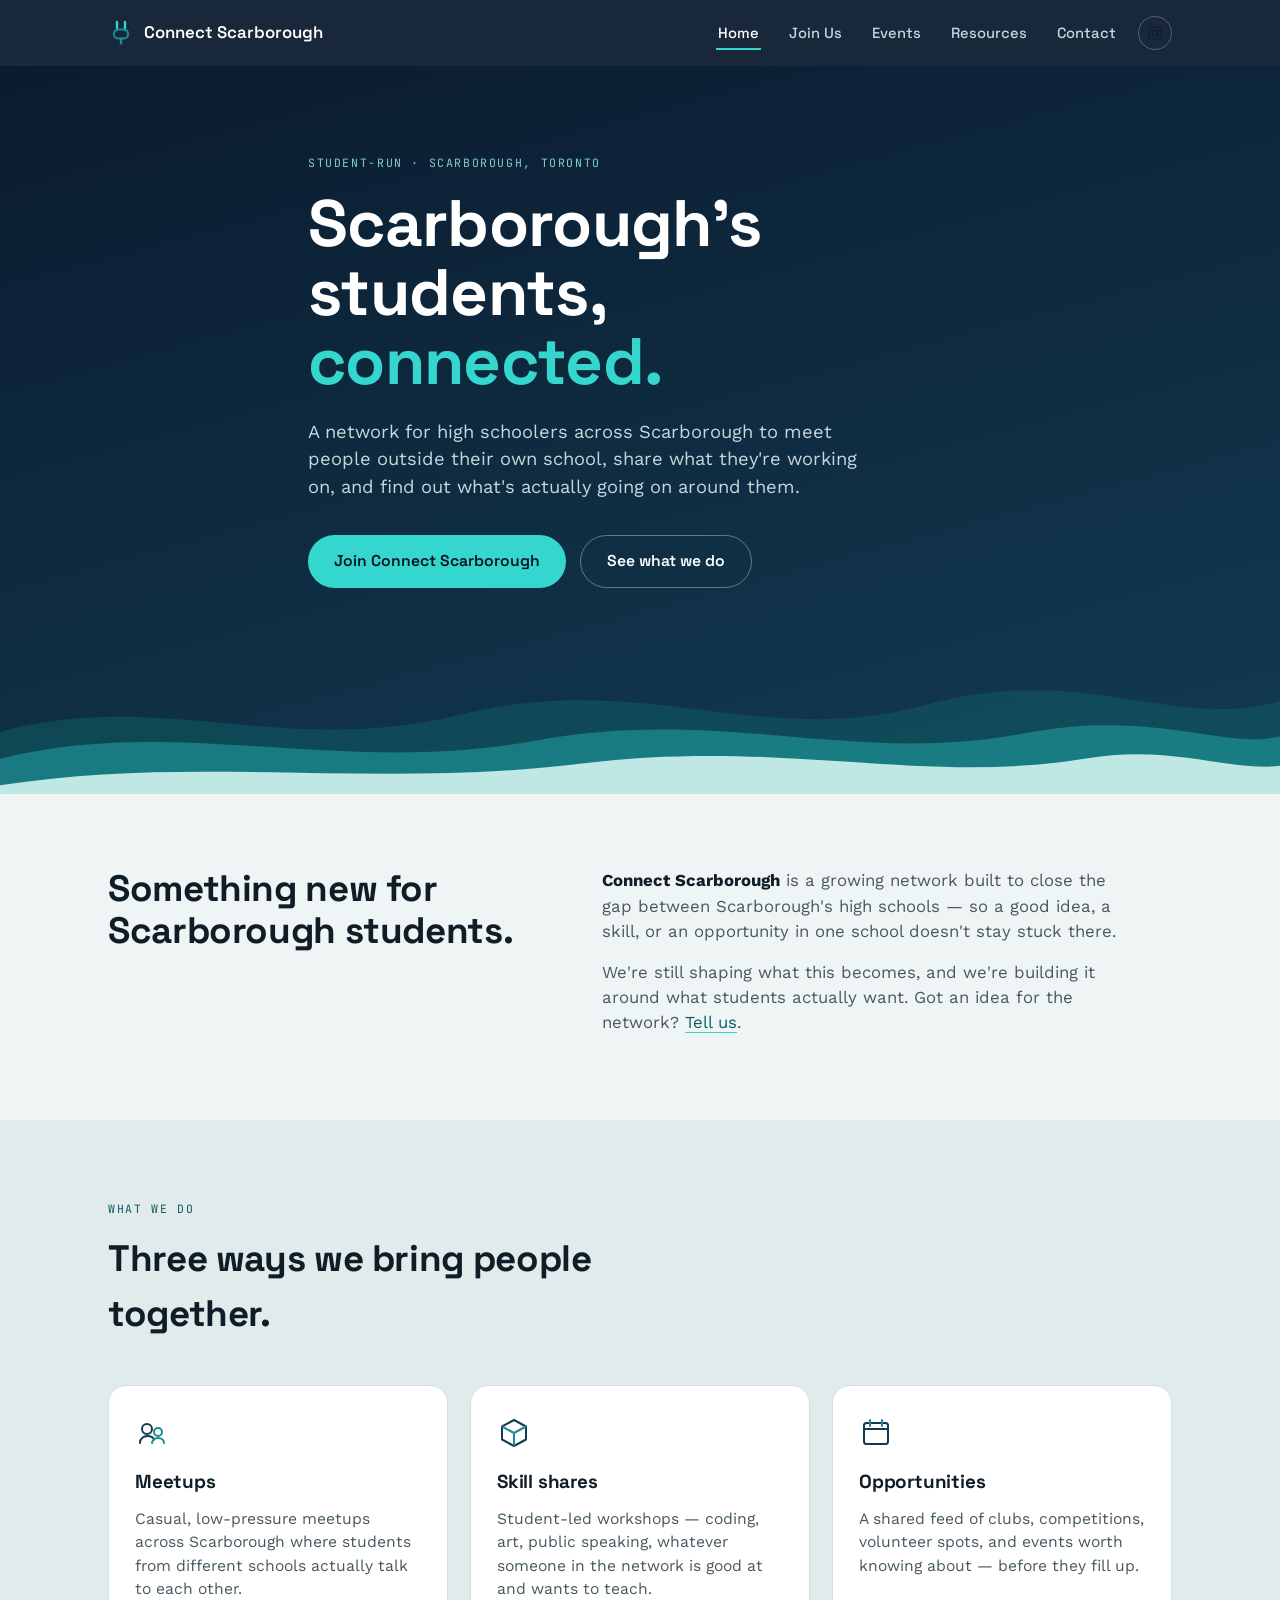
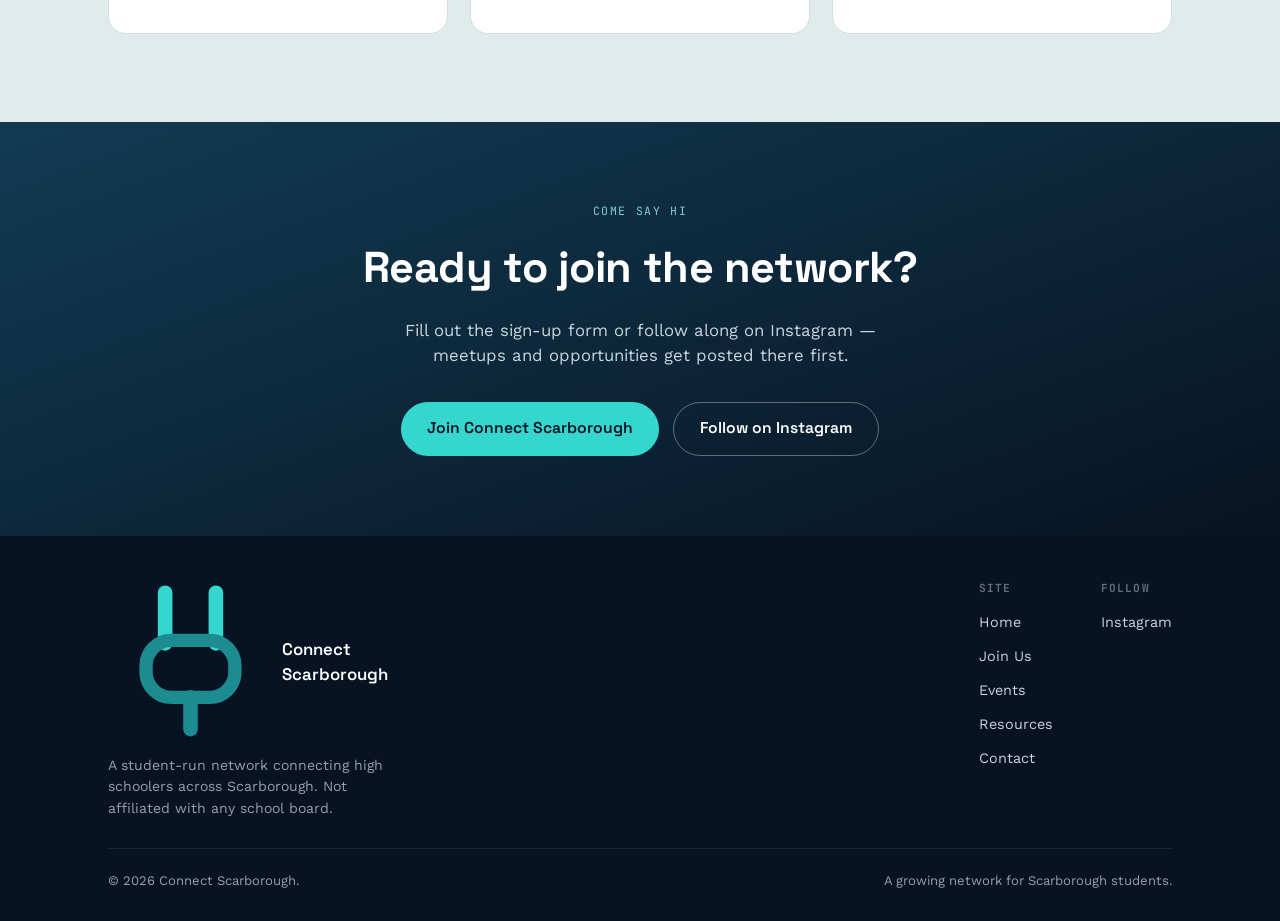
<file: index.html>
<!DOCTYPE html>
<html lang="en">
<head>
<meta charset="UTF-8">
<meta name="viewport" content="width=device-width, initial-scale=1.0">
<title>Connect Scarborough — A network for Scarborough high schoolers</title>
<meta name="description" content="A student-run network connecting high schoolers across Scarborough through meetups, skill shares, and shared opportunities.">
<link rel="preconnect" href="https://fonts.googleapis.com">
<link rel="preconnect" href="https://fonts.gstatic.com" crossorigin>
<link href="https://fonts.googleapis.com/css2?family=Space+Grotesk:wght@400;500;600;700&family=Work+Sans:wght@400;500;600&family=JetBrains+Mono:wght@400;500&display=swap" rel="stylesheet">
<link rel="stylesheet" href="styles.css">
</head>
<body>

<header>
  <nav class="wrap">
    <a class="logo" href="index.html">
      <svg viewBox="0 0 26 26" fill="none" xmlns="http://www.w3.org/2000/svg">
        <path d="M9 2v8" stroke="#35D6CE" stroke-width="2.3" stroke-linecap="round"/>
        <path d="M17 2v8" stroke="#35D6CE" stroke-width="2.3" stroke-linecap="round"/>
        <rect x="6" y="9.5" width="14" height="9" rx="4" stroke="#1C8C90" stroke-width="2.1"/>
        <path d="M13 18.5v5" stroke="#1C8C90" stroke-width="2.3" stroke-linecap="round"/>
      </svg>
      Connect Scarborough
    </a>
    <button class="nav-toggle" aria-label="Toggle menu" aria-expanded="false">
      <svg viewBox="0 0 24 24" fill="none" xmlns="http://www.w3.org/2000/svg"><path d="M3 6h18M3 12h18M3 18h18" stroke="currentColor" stroke-width="2" stroke-linecap="round"/></svg>
    </button>
    <ul class="nav-links">
      <li><a href="index.html" class="active">Home</a></li>
      <li><a href="join.html">Join Us</a></li>
      <li><a href="events.html">Events</a></li>
      <li><a href="resources.html">Resources</a></li>
      <li><a href="contact.html">Contact</a></li>
    </ul>
    <div class="nav-social">
      <a href="https://www.instagram.com/connectscarborough/" target="_blank" rel="noopener" aria-label="Connect Scarborough on Instagram">
        <svg viewBox="0 0 24 24" fill="none" xmlns="http://www.w3.org/2000/svg"><rect x="3" y="3" width="18" height="18" rx="5" stroke="currentColor" stroke-width="1.8"/><circle cx="12" cy="12" r="4" stroke="currentColor" stroke-width="1.8"/><circle cx="17.2" cy="6.8" r="1.1" fill="currentColor"/></svg>
      </a>
    </div>
  </nav>
</header>

<section class="hero">
  <div class="wrap hero-inner">
    <p class="eyebrow" style="color:#7FCFCB;">Student-run · Scarborough, Toronto</p>
    <h1>Scarborough's students, <span class="accent">connected.</span></h1>
    <p class="lede">A network for high schoolers across Scarborough to meet people outside their own school, share what they're working on, and find out what's actually going on around them.</p>
    <div class="hero-ctas">
      <a class="btn btn-primary" href="join.html">Join Connect Scarborough</a>
      <a class="btn btn-ghost" href="#offer">See what we do</a>
    </div>
  </div>
  <svg class="shoreline" viewBox="0 0 1440 160" preserveAspectRatio="none" xmlns="http://www.w3.org/2000/svg" role="presentation" aria-hidden="true">
    <path d="M0,90 C180,40 320,120 520,70 C720,20 860,110 1040,60 C1220,10 1320,90 1440,55 L1440,160 L0,160 Z" fill="#0F5C63" opacity="0.55"/>
    <path d="M0,120 C200,70 380,140 600,100 C820,60 960,130 1160,90 C1300,65 1380,110 1440,95 L1440,160 L0,160 Z" fill="#1C8C90" opacity="0.75"/>
    <path d="M0,150 C220,115 420,155 660,125 C880,98 1040,150 1220,120 C1320,103 1380,135 1440,128 L1440,160 L0,160 Z" fill="#BFE8E4"/>
  </svg>
</section>

<section class="about">
  <div class="wrap">
    <h2>Something new for<br>Scarborough students.</h2>
    <div class="about-copy">
      <p><strong>Connect Scarborough</strong> is a growing network built to close the gap between Scarborough's high schools — so a good idea, a skill, or an opportunity in one school doesn't stay stuck there.</p>
      <p>We're still shaping what this becomes, and we're building it around what students actually want. Got an idea for the network? <a href="contact.html" style="color:var(--teal-deep); border-bottom:1.5px solid var(--teal-bright);">Tell us</a>.</p>
    </div>
  </div>
</section>

<section class="section-block alt" id="offer">
  <div class="wrap">
    <div class="section-head">
      <p class="eyebrow">What we do</p>
      <h2>Three ways we bring people together.</h2>
    </div>
    <div class="cards">
      <div class="card">
        <svg viewBox="0 0 34 34" fill="none" xmlns="http://www.w3.org/2000/svg"><circle cx="12" cy="13" r="5" stroke="#123B52" stroke-width="2"/><circle cx="23" cy="16" r="4" stroke="#1C8C90" stroke-width="2"/><path d="M5 27c0-4.4 3.6-7 7.5-7 3 0 5.5 1.2 6.8 3.4" stroke="#123B52" stroke-width="2" stroke-linecap="round"/><path d="M17 27c.4-3 3-5 6-5 3.3 0 6 2 6 5" stroke="#1C8C90" stroke-width="2" stroke-linecap="round"/></svg>
        <h3>Meetups</h3>
        <p>Casual, low-pressure meetups across Scarborough where students from different schools actually talk to each other.</p>
      </div>
      <div class="card">
        <svg viewBox="0 0 34 34" fill="none" xmlns="http://www.w3.org/2000/svg"><path d="M17 4L29 10.5V23.5L17 30L5 23.5V10.5L17 4Z" stroke="#123B52" stroke-width="2" stroke-linejoin="round"/><path d="M17 17L29 10.5M17 17L5 10.5M17 17V30" stroke="#1C8C90" stroke-width="2" stroke-linejoin="round"/></svg>
        <h3>Skill shares</h3>
        <p>Student-led workshops — coding, art, public speaking, whatever someone in the network is good at and wants to teach.</p>
      </div>
      <div class="card">
        <svg viewBox="0 0 34 34" fill="none" xmlns="http://www.w3.org/2000/svg"><rect x="5" y="7" width="24" height="21" rx="2.5" stroke="#123B52" stroke-width="2"/><path d="M5 13h24" stroke="#123B52" stroke-width="2"/><path d="M11 4v6M23 4v6" stroke="#1C8C90" stroke-width="2" stroke-linecap="round"/></svg>
        <h3>Opportunities</h3>
        <p>A shared feed of clubs, competitions, volunteer spots, and events worth knowing about — before they fill up.</p>
      </div>
    </div>
  </div>
</section>

<section class="join-band">
  <div class="wrap">
    <p class="eyebrow" style="color:#7FCFCB;">Come say hi</p>
    <h2>Ready to join the network?</h2>
    <p class="lede">Fill out the sign-up form or follow along on Instagram — meetups and opportunities get posted there first.</p>
    <div class="join-band-btns">
      <a class="btn btn-primary" href="join.html">Join Connect Scarborough</a>
      <a class="btn btn-ghost" href="https://www.instagram.com/connectscarborough/" target="_blank" rel="noopener">Follow on Instagram</a>
    </div>
  </div>
</section>

<footer>
  <div class="wrap">
    <div class="footer-top">
      <div class="footer-brand">
        <div class="fname">
          <svg viewBox="0 0 26 26" fill="none" xmlns="http://www.w3.org/2000/svg">
        <path d="M9 2v8" stroke="#35D6CE" stroke-width="2.3" stroke-linecap="round"/>
        <path d="M17 2v8" stroke="#35D6CE" stroke-width="2.3" stroke-linecap="round"/>
        <rect x="6" y="9.5" width="14" height="9" rx="4" stroke="#1C8C90" stroke-width="2.1"/>
        <path d="M13 18.5v5" stroke="#1C8C90" stroke-width="2.3" stroke-linecap="round"/>
      </svg>
          Connect Scarborough
        </div>
        <p>A student-run network connecting high schoolers across Scarborough. Not affiliated with any school board.</p>
      </div>
      <div class="footer-links">
        <div>
          <h4>Site</h4>
          <ul>
            <li><a href="index.html">Home</a></li>
            <li><a href="join.html">Join Us</a></li>
            <li><a href="events.html">Events</a></li>
            <li><a href="resources.html">Resources</a></li>
            <li><a href="contact.html">Contact</a></li>
          </ul>
        </div>
        <div>
          <h4>Follow</h4>
          <ul>
            <li><a href="https://www.instagram.com/connectscarborough/" target="_blank" rel="noopener">Instagram</a></li>
          </ul>
        </div>
      </div>
    </div>
    <div class="footer-bottom">
      <span>© 2026 Connect Scarborough.</span>
      <span>A growing network for Scarborough students.</span>
    </div>
  </div>
</footer>

<script src="script.js"></script>
</body>
</html>
</file>
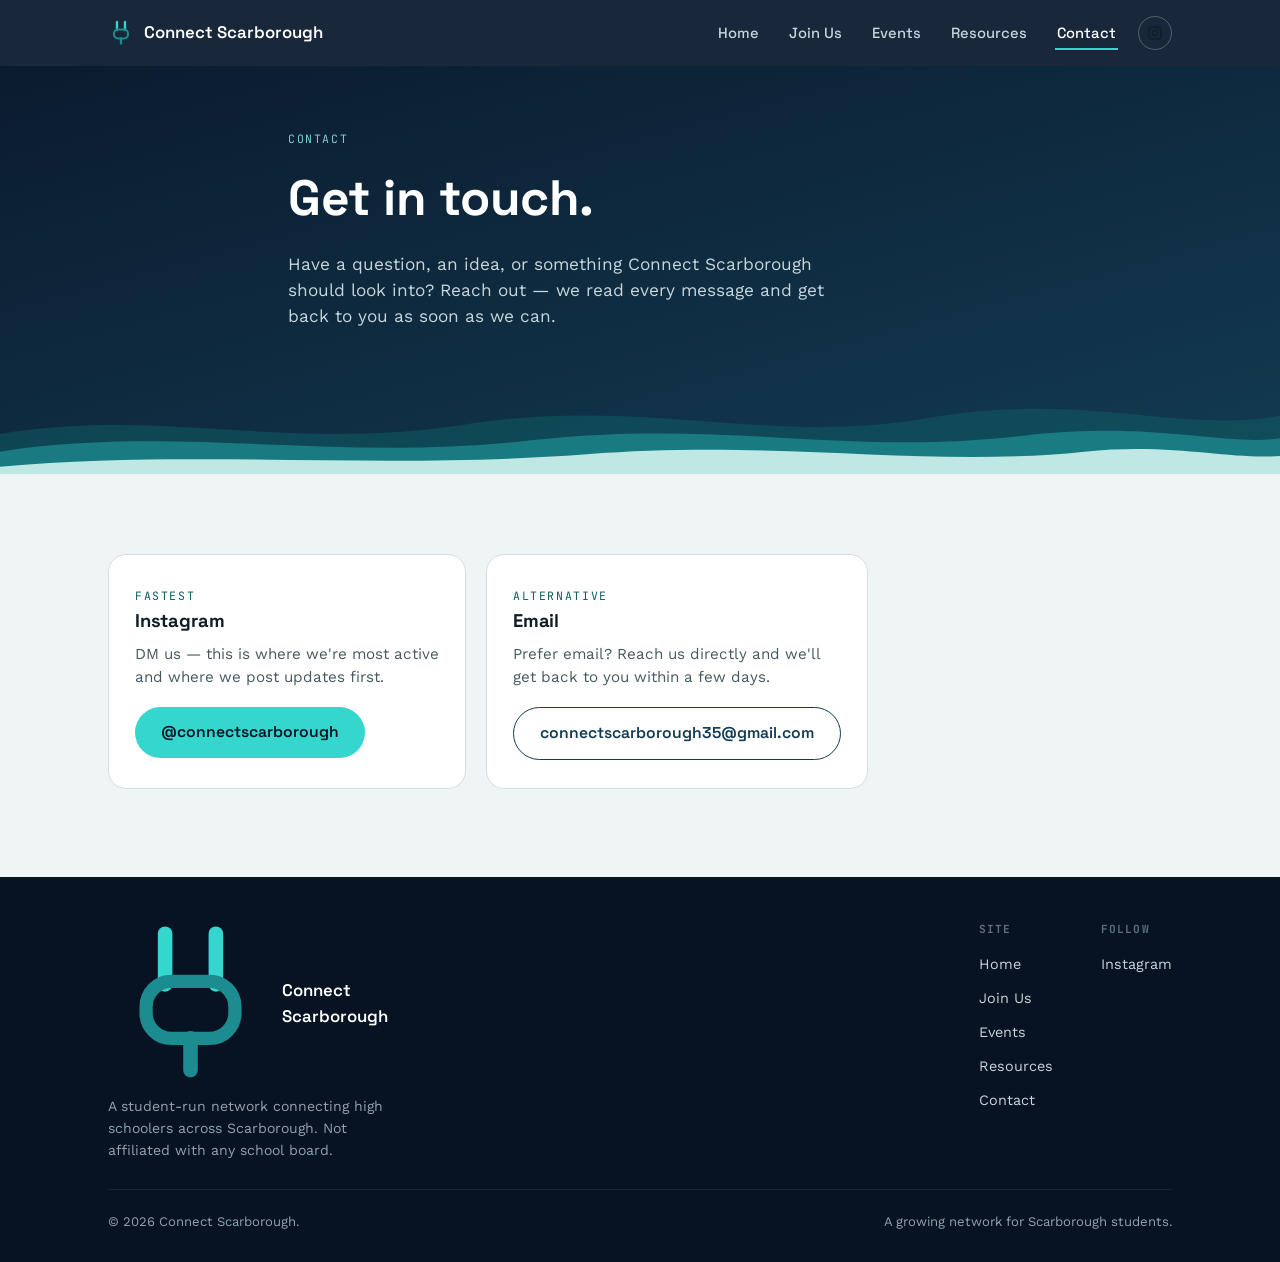
<file: contact.html>
<!DOCTYPE html>
<html lang="en">
<head>
<meta charset="UTF-8">
<meta name="viewport" content="width=device-width, initial-scale=1.0">
<title>Contact | Connect Scarborough</title>
<meta name="description" content="Get in touch with Connect Scarborough.">
<link rel="preconnect" href="https://fonts.googleapis.com">
<link rel="preconnect" href="https://fonts.gstatic.com" crossorigin>
<link href="https://fonts.googleapis.com/css2?family=Space+Grotesk:wght@400;500;600;700&family=Work+Sans:wght@400;500;600&family=JetBrains+Mono:wght@400;500&display=swap" rel="stylesheet">
<link rel="stylesheet" href="styles.css">
</head>
<body>

<header>
  <nav class="wrap">
    <a class="logo" href="index.html">
      <svg viewBox="0 0 26 26" fill="none" xmlns="http://www.w3.org/2000/svg">
        <path d="M9 2v8" stroke="#35D6CE" stroke-width="2.3" stroke-linecap="round"/>
        <path d="M17 2v8" stroke="#35D6CE" stroke-width="2.3" stroke-linecap="round"/>
        <rect x="6" y="9.5" width="14" height="9" rx="4" stroke="#1C8C90" stroke-width="2.1"/>
        <path d="M13 18.5v5" stroke="#1C8C90" stroke-width="2.3" stroke-linecap="round"/>
      </svg>
      Connect Scarborough
    </a>
    <button class="nav-toggle" aria-label="Toggle menu" aria-expanded="false">
      <svg viewBox="0 0 24 24" fill="none" xmlns="http://www.w3.org/2000/svg"><path d="M3 6h18M3 12h18M3 18h18" stroke="currentColor" stroke-width="2" stroke-linecap="round"/></svg>
    </button>
    <ul class="nav-links">
      <li><a href="index.html">Home</a></li>
      <li><a href="join.html">Join Us</a></li>
      <li><a href="events.html">Events</a></li>
      <li><a href="resources.html">Resources</a></li>
      <li><a href="contact.html" class="active">Contact</a></li>
    </ul>
    <div class="nav-social">
      <a href="https://www.instagram.com/connectscarborough/" target="_blank" rel="noopener" aria-label="Connect Scarborough on Instagram">
        <svg viewBox="0 0 24 24" fill="none" xmlns="http://www.w3.org/2000/svg"><rect x="3" y="3" width="18" height="18" rx="5" stroke="currentColor" stroke-width="1.8"/><circle cx="12" cy="12" r="4" stroke="currentColor" stroke-width="1.8"/><circle cx="17.2" cy="6.8" r="1.1" fill="currentColor"/></svg>
      </a>
    </div>
  </nav>
</header>

<section class="page-header">
  <div class="wrap">
    <p class="eyebrow" style="color:#7FCFCB;">Contact</p>
    <h1>Get in touch.</h1>
    <p class="lede">Have a question, an idea, or something Connect Scarborough should look into? Reach out — we read every message and get back to you as soon as we can.</p>
  </div>
  <svg class="shoreline" viewBox="0 0 1440 100" preserveAspectRatio="none" xmlns="http://www.w3.org/2000/svg" role="presentation" aria-hidden="true">
    <path d="M0,55 C180,25 320,75 520,45 C720,12 860,68 1040,38 C1220,6 1320,55 1440,35 L1440,100 L0,100 Z" fill="#0F5C63" opacity="0.55"/>
    <path d="M0,75 C200,44 380,88 600,62 C820,38 960,82 1160,56 C1300,41 1380,69 1440,60 L1440,100 L0,100 Z" fill="#1C8C90" opacity="0.75"/>
    <path d="M0,92 C220,72 420,96 660,78 C880,61 1040,94 1220,75 C1320,65 1380,84 1440,80 L1440,100 L0,100 Z" fill="#BFE8E4"/>
  </svg>
</section>

<section class="section-block">
  <div class="wrap">
    <div class="contact-grid">
      <div class="contact-card">
        <span class="eyebrow">Fastest</span>
        <h3>Instagram</h3>
        <p>DM us — this is where we're most active and where we post updates first.</p>
        <a class="btn btn-primary" href="https://www.instagram.com/connectscarborough/" target="_blank" rel="noopener">@connectscarborough</a>
      </div>
      <div class="contact-card">
        <span class="eyebrow">Alternative</span>
        <h3>Email</h3>
        <p>Prefer email? Reach us directly and we'll get back to you within a few days.</p>
        <a class="btn btn-outline-dark" href="mailto:connectscarborough35@gmail.com">connectscarborough35@gmail.com</a>
      </div>
    </div>
  </div>
</section>

<footer>
  <div class="wrap">
    <div class="footer-top">
      <div class="footer-brand">
        <div class="fname">
          <svg viewBox="0 0 26 26" fill="none" xmlns="http://www.w3.org/2000/svg">
        <path d="M9 2v8" stroke="#35D6CE" stroke-width="2.3" stroke-linecap="round"/>
        <path d="M17 2v8" stroke="#35D6CE" stroke-width="2.3" stroke-linecap="round"/>
        <rect x="6" y="9.5" width="14" height="9" rx="4" stroke="#1C8C90" stroke-width="2.1"/>
        <path d="M13 18.5v5" stroke="#1C8C90" stroke-width="2.3" stroke-linecap="round"/>
      </svg>
          Connect Scarborough
        </div>
        <p>A student-run network connecting high schoolers across Scarborough. Not affiliated with any school board.</p>
      </div>
      <div class="footer-links">
        <div>
          <h4>Site</h4>
          <ul>
            <li><a href="index.html">Home</a></li>
            <li><a href="join.html">Join Us</a></li>
            <li><a href="events.html">Events</a></li>
            <li><a href="resources.html">Resources</a></li>
            <li><a href="contact.html">Contact</a></li>
          </ul>
        </div>
        <div>
          <h4>Follow</h4>
          <ul>
            <li><a href="https://www.instagram.com/connectscarborough/" target="_blank" rel="noopener">Instagram</a></li>
          </ul>
        </div>
      </div>
    </div>
    <div class="footer-bottom">
      <span>© 2026 Connect Scarborough.</span>
      <span>A growing network for Scarborough students.</span>
    </div>
  </div>
</footer>

<script src="script.js"></script>
</body>
</html>
</file>
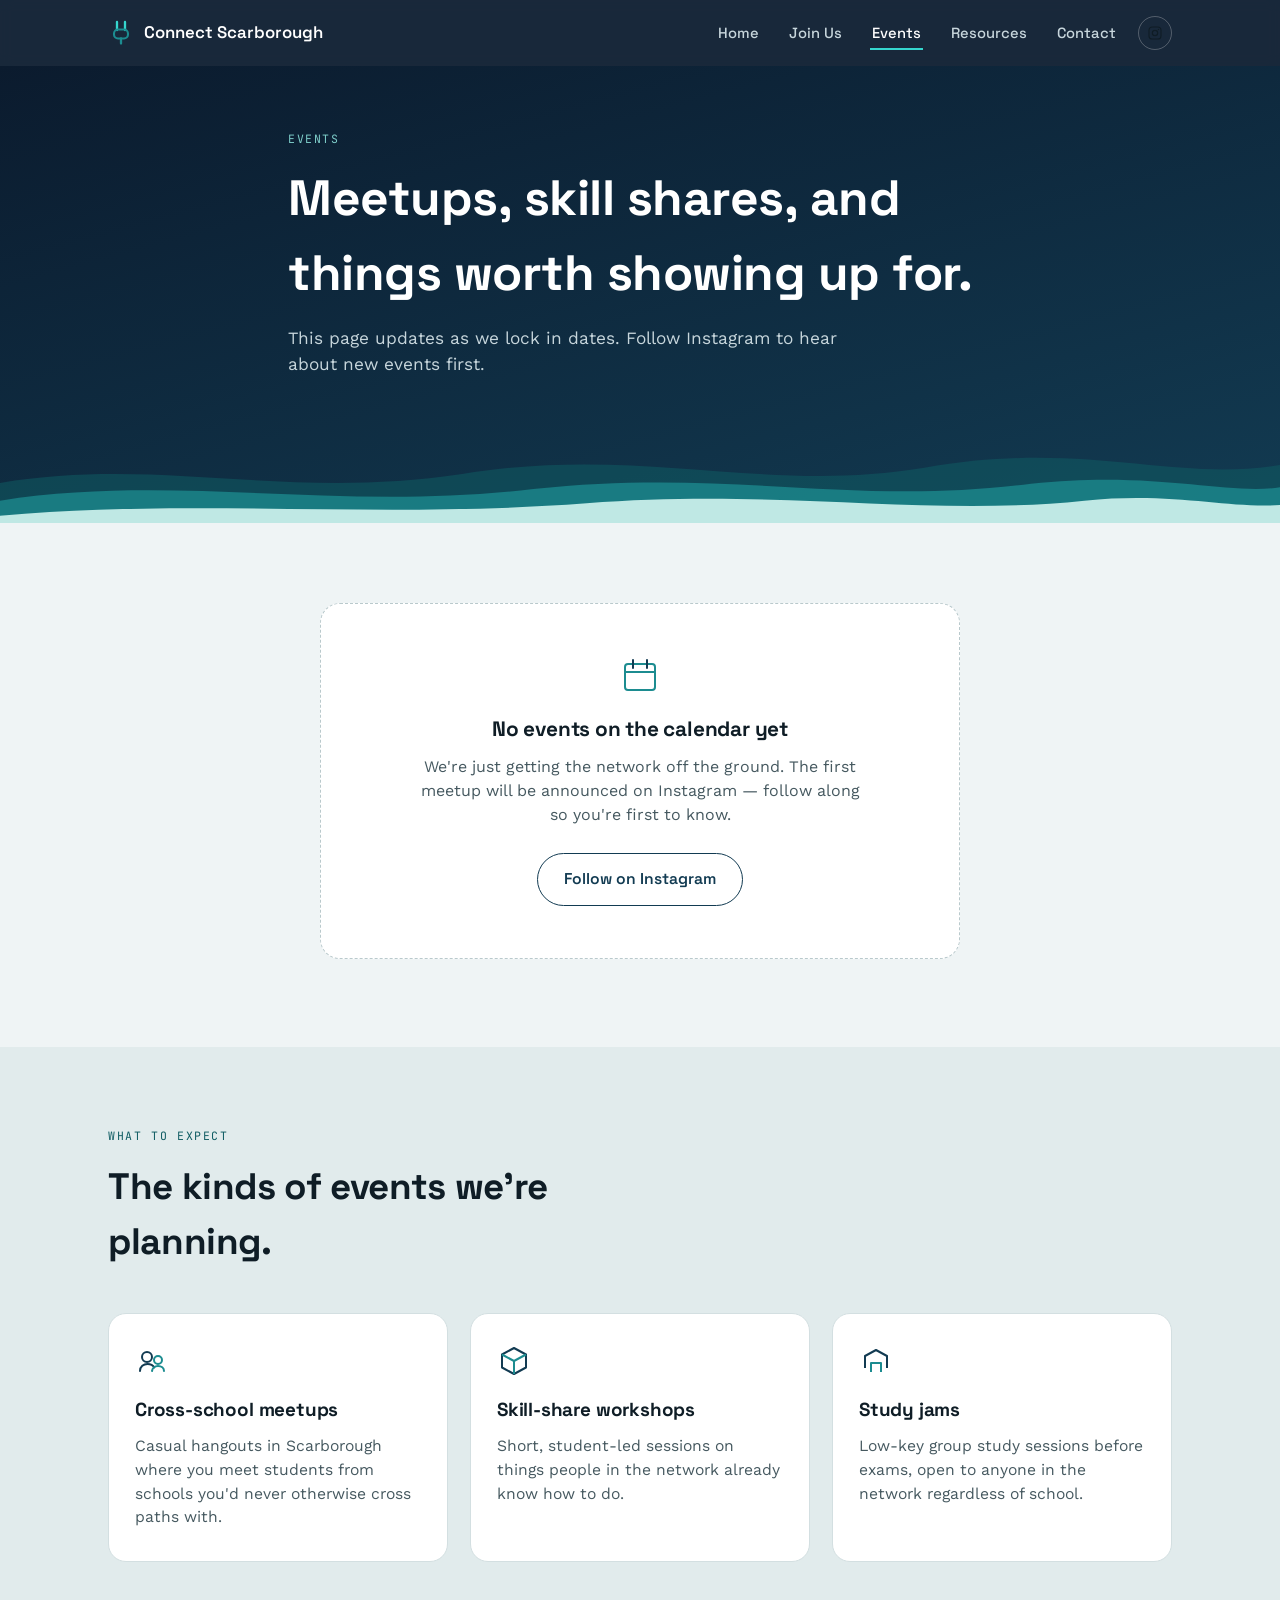
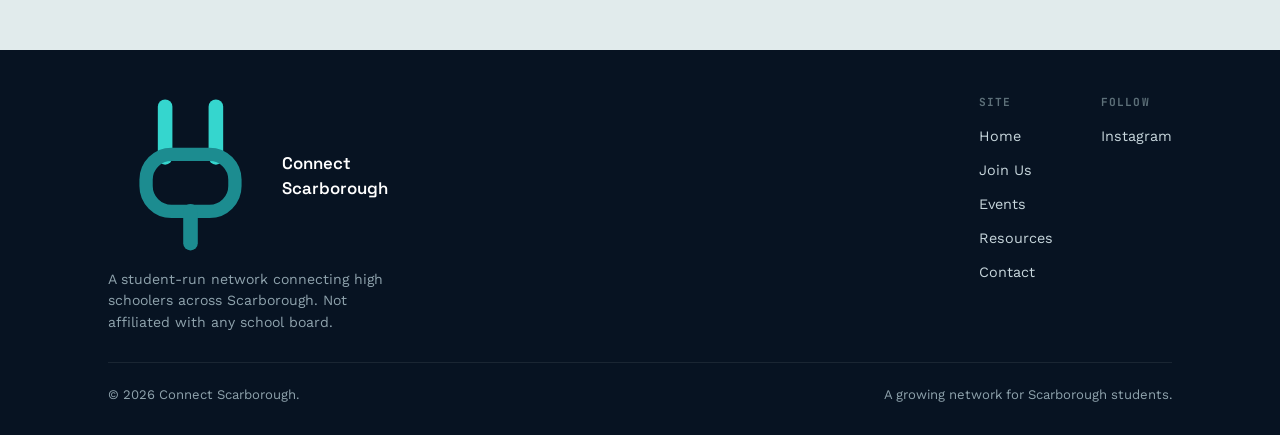
<file: events.html>
<!DOCTYPE html>
<html lang="en">
<head>
<meta charset="UTF-8">
<meta name="viewport" content="width=device-width, initial-scale=1.0">
<title>Events | Connect Scarborough</title>
<meta name="description" content="Upcoming meetups, skill shares, and events from Connect Scarborough.">
<link rel="preconnect" href="https://fonts.googleapis.com">
<link rel="preconnect" href="https://fonts.gstatic.com" crossorigin>
<link href="https://fonts.googleapis.com/css2?family=Space+Grotesk:wght@400;500;600;700&family=Work+Sans:wght@400;500;600&family=JetBrains+Mono:wght@400;500&display=swap" rel="stylesheet">
<link rel="stylesheet" href="styles.css">
</head>
<body>

<header>
  <nav class="wrap">
    <a class="logo" href="index.html">
      <svg viewBox="0 0 26 26" fill="none" xmlns="http://www.w3.org/2000/svg">
        <path d="M9 2v8" stroke="#35D6CE" stroke-width="2.3" stroke-linecap="round"/>
        <path d="M17 2v8" stroke="#35D6CE" stroke-width="2.3" stroke-linecap="round"/>
        <rect x="6" y="9.5" width="14" height="9" rx="4" stroke="#1C8C90" stroke-width="2.1"/>
        <path d="M13 18.5v5" stroke="#1C8C90" stroke-width="2.3" stroke-linecap="round"/>
      </svg>
      Connect Scarborough
    </a>
    <button class="nav-toggle" aria-label="Toggle menu" aria-expanded="false">
      <svg viewBox="0 0 24 24" fill="none" xmlns="http://www.w3.org/2000/svg"><path d="M3 6h18M3 12h18M3 18h18" stroke="currentColor" stroke-width="2" stroke-linecap="round"/></svg>
    </button>
    <ul class="nav-links">
      <li><a href="index.html">Home</a></li>
      <li><a href="join.html">Join Us</a></li>
      <li><a href="events.html" class="active">Events</a></li>
      <li><a href="resources.html">Resources</a></li>
      <li><a href="contact.html">Contact</a></li>
    </ul>
    <div class="nav-social">
      <a href="https://www.instagram.com/connectscarborough/" target="_blank" rel="noopener" aria-label="Connect Scarborough on Instagram">
        <svg viewBox="0 0 24 24" fill="none" xmlns="http://www.w3.org/2000/svg"><rect x="3" y="3" width="18" height="18" rx="5" stroke="currentColor" stroke-width="1.8"/><circle cx="12" cy="12" r="4" stroke="currentColor" stroke-width="1.8"/><circle cx="17.2" cy="6.8" r="1.1" fill="currentColor"/></svg>
      </a>
    </div>
  </nav>
</header>

<section class="page-header">
  <div class="wrap">
    <p class="eyebrow" style="color:#7FCFCB;">Events</p>
    <h1>Meetups, skill shares, and things worth showing up for.</h1>
    <p class="lede">This page updates as we lock in dates. Follow Instagram to hear about new events first.</p>
  </div>
  <svg class="shoreline" viewBox="0 0 1440 100" preserveAspectRatio="none" xmlns="http://www.w3.org/2000/svg" role="presentation" aria-hidden="true">
    <path d="M0,55 C180,25 320,75 520,45 C720,12 860,68 1040,38 C1220,6 1320,55 1440,35 L1440,100 L0,100 Z" fill="#0F5C63" opacity="0.55"/>
    <path d="M0,75 C200,44 380,88 600,62 C820,38 960,82 1160,56 C1300,41 1380,69 1440,60 L1440,100 L0,100 Z" fill="#1C8C90" opacity="0.75"/>
    <path d="M0,92 C220,72 420,96 660,78 C880,61 1040,94 1220,75 C1320,65 1380,84 1440,80 L1440,100 L0,100 Z" fill="#BFE8E4"/>
  </svg>
</section>

<section class="section-block">
  <div class="wrap">
    <div class="empty-state">
      <svg viewBox="0 0 40 40" fill="none" xmlns="http://www.w3.org/2000/svg"><rect x="5" y="8" width="30" height="26" rx="3" stroke="#1C8C90" stroke-width="2"/><path d="M5 16h30" stroke="#1C8C90" stroke-width="2"/><path d="M13 4v8M27 4v8" stroke="#123B52" stroke-width="2" stroke-linecap="round"/></svg>
      <h3>No events on the calendar yet</h3>
      <p>We're just getting the network off the ground. The first meetup will be announced on Instagram — follow along so you're first to know.</p>
      <a class="btn btn-outline-dark" href="https://www.instagram.com/connectscarborough/" target="_blank" rel="noopener">Follow on Instagram</a>
    </div>
  </div>
</section>

<section class="section-block alt">
  <div class="wrap">
    <div class="section-head">
      <p class="eyebrow">What to expect</p>
      <h2>The kinds of events we're planning.</h2>
    </div>
    <div class="cards">
      <div class="card">
        <svg viewBox="0 0 34 34" fill="none" xmlns="http://www.w3.org/2000/svg"><circle cx="12" cy="13" r="5" stroke="#123B52" stroke-width="2"/><circle cx="23" cy="16" r="4" stroke="#1C8C90" stroke-width="2"/><path d="M5 27c0-4.4 3.6-7 7.5-7 3 0 5.5 1.2 6.8 3.4" stroke="#123B52" stroke-width="2" stroke-linecap="round"/><path d="M17 27c.4-3 3-5 6-5 3.3 0 6 2 6 5" stroke="#1C8C90" stroke-width="2" stroke-linecap="round"/></svg>
        <h3>Cross-school meetups</h3>
        <p>Casual hangouts in Scarborough where you meet students from schools you'd never otherwise cross paths with.</p>
      </div>
      <div class="card">
        <svg viewBox="0 0 34 34" fill="none" xmlns="http://www.w3.org/2000/svg"><path d="M17 4L29 10.5V23.5L17 30L5 23.5V10.5L17 4Z" stroke="#123B52" stroke-width="2" stroke-linejoin="round"/><path d="M17 17L29 10.5M17 17L5 10.5M17 17V30" stroke="#1C8C90" stroke-width="2" stroke-linejoin="round"/></svg>
        <h3>Skill-share workshops</h3>
        <p>Short, student-led sessions on things people in the network already know how to do.</p>
      </div>
      <div class="card">
        <svg viewBox="0 0 34 34" fill="none" xmlns="http://www.w3.org/2000/svg"><path d="M6 24V12l11-6 11 6v12" stroke="#123B52" stroke-width="2" stroke-linejoin="round"/><path d="M12 28v-9h10v9" stroke="#1C8C90" stroke-width="2" stroke-linejoin="round"/></svg>
        <h3>Study jams</h3>
        <p>Low-key group study sessions before exams, open to anyone in the network regardless of school.</p>
      </div>
    </div>
  </div>
</section>

<footer>
  <div class="wrap">
    <div class="footer-top">
      <div class="footer-brand">
        <div class="fname">
          <svg viewBox="0 0 26 26" fill="none" xmlns="http://www.w3.org/2000/svg">
        <path d="M9 2v8" stroke="#35D6CE" stroke-width="2.3" stroke-linecap="round"/>
        <path d="M17 2v8" stroke="#35D6CE" stroke-width="2.3" stroke-linecap="round"/>
        <rect x="6" y="9.5" width="14" height="9" rx="4" stroke="#1C8C90" stroke-width="2.1"/>
        <path d="M13 18.5v5" stroke="#1C8C90" stroke-width="2.3" stroke-linecap="round"/>
      </svg>
          Connect Scarborough
        </div>
        <p>A student-run network connecting high schoolers across Scarborough. Not affiliated with any school board.</p>
      </div>
      <div class="footer-links">
        <div>
          <h4>Site</h4>
          <ul>
            <li><a href="index.html">Home</a></li>
            <li><a href="join.html">Join Us</a></li>
            <li><a href="events.html">Events</a></li>
            <li><a href="resources.html">Resources</a></li>
            <li><a href="contact.html">Contact</a></li>
          </ul>
        </div>
        <div>
          <h4>Follow</h4>
          <ul>
            <li><a href="https://www.instagram.com/connectscarborough/" target="_blank" rel="noopener">Instagram</a></li>
          </ul>
        </div>
      </div>
    </div>
    <div class="footer-bottom">
      <span>© 2026 Connect Scarborough.</span>
      <span>A growing network for Scarborough students.</span>
    </div>
  </div>
</footer>

<script src="script.js"></script>
</body>
</html>
</file>
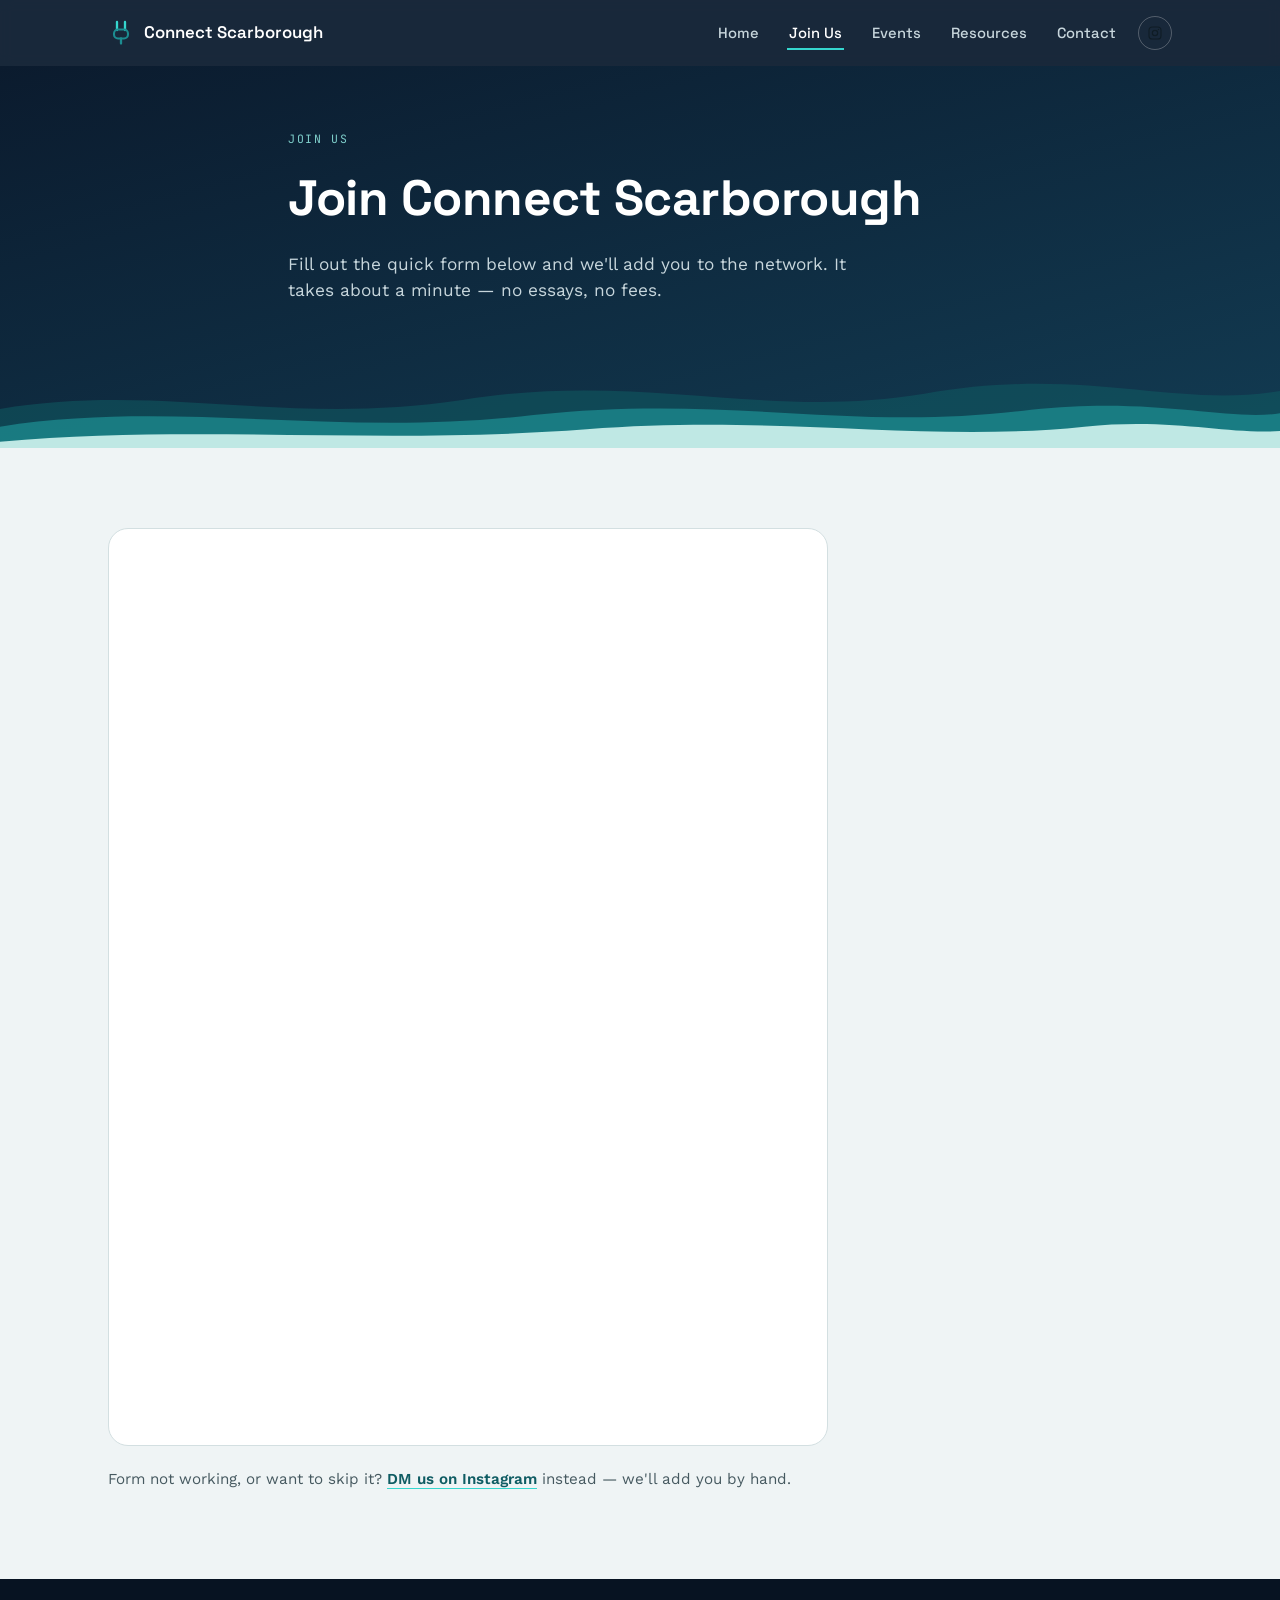
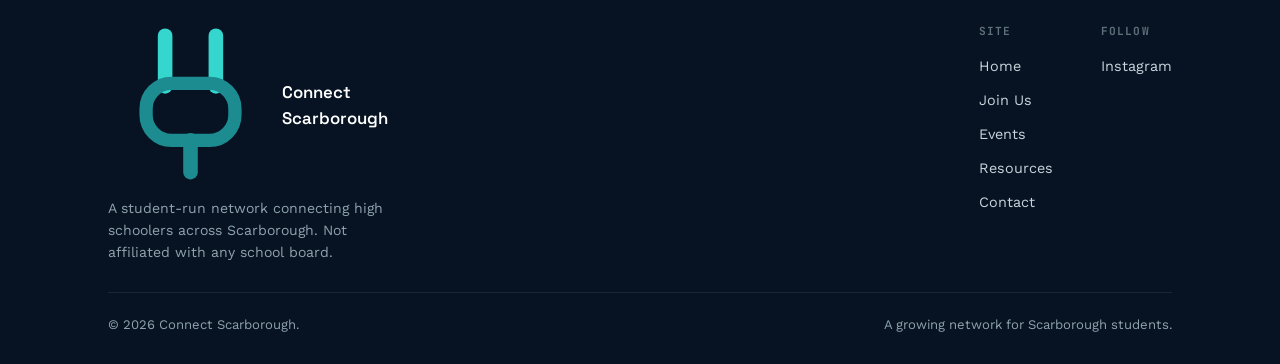
<file: join.html>
<!DOCTYPE html>
<html lang="en">
<head>
<meta charset="UTF-8">
<meta name="viewport" content="width=device-width, initial-scale=1.0">
<title>Join Us | Connect Scarborough</title>
<meta name="description" content="Sign up to join Connect Scarborough, a student-run network for Scarborough high schoolers.">
<link rel="preconnect" href="https://fonts.googleapis.com">
<link rel="preconnect" href="https://fonts.gstatic.com" crossorigin>
<link href="https://fonts.googleapis.com/css2?family=Space+Grotesk:wght@400;500;600;700&family=Work+Sans:wght@400;500;600&family=JetBrains+Mono:wght@400;500&display=swap" rel="stylesheet">
<link rel="stylesheet" href="styles.css">
</head>
<body>

<header>
  <nav class="wrap">
    <a class="logo" href="index.html">
      <svg viewBox="0 0 26 26" fill="none" xmlns="http://www.w3.org/2000/svg">
        <path d="M9 2v8" stroke="#35D6CE" stroke-width="2.3" stroke-linecap="round"/>
        <path d="M17 2v8" stroke="#35D6CE" stroke-width="2.3" stroke-linecap="round"/>
        <rect x="6" y="9.5" width="14" height="9" rx="4" stroke="#1C8C90" stroke-width="2.1"/>
        <path d="M13 18.5v5" stroke="#1C8C90" stroke-width="2.3" stroke-linecap="round"/>
      </svg>
      Connect Scarborough
    </a>
    <button class="nav-toggle" aria-label="Toggle menu" aria-expanded="false">
      <svg viewBox="0 0 24 24" fill="none" xmlns="http://www.w3.org/2000/svg"><path d="M3 6h18M3 12h18M3 18h18" stroke="currentColor" stroke-width="2" stroke-linecap="round"/></svg>
    </button>
    <ul class="nav-links">
      <li><a href="index.html">Home</a></li>
      <li><a href="join.html" class="active">Join Us</a></li>
      <li><a href="events.html">Events</a></li>
      <li><a href="resources.html">Resources</a></li>
      <li><a href="contact.html">Contact</a></li>
    </ul>
    <div class="nav-social">
      <a href="https://www.instagram.com/connectscarborough/" target="_blank" rel="noopener" aria-label="Connect Scarborough on Instagram">
        <svg viewBox="0 0 24 24" fill="none" xmlns="http://www.w3.org/2000/svg"><rect x="3" y="3" width="18" height="18" rx="5" stroke="currentColor" stroke-width="1.8"/><circle cx="12" cy="12" r="4" stroke="currentColor" stroke-width="1.8"/><circle cx="17.2" cy="6.8" r="1.1" fill="currentColor"/></svg>
      </a>
    </div>
  </nav>
</header>

<section class="page-header">
  <div class="wrap">
    <p class="eyebrow" style="color:#7FCFCB;">Join Us</p>
    <h1>Join Connect Scarborough</h1>
    <p class="lede">Fill out the quick form below and we'll add you to the network. It takes about a minute — no essays, no fees.</p>
  </div>
  <svg class="shoreline" viewBox="0 0 1440 100" preserveAspectRatio="none" xmlns="http://www.w3.org/2000/svg" role="presentation" aria-hidden="true">
    <path d="M0,55 C180,25 320,75 520,45 C720,12 860,68 1040,38 C1220,6 1320,55 1440,35 L1440,100 L0,100 Z" fill="#0F5C63" opacity="0.55"/>
    <path d="M0,75 C200,44 380,88 600,62 C820,38 960,82 1160,56 C1300,41 1380,69 1440,60 L1440,100 L0,100 Z" fill="#1C8C90" opacity="0.75"/>
    <path d="M0,92 C220,72 420,96 660,78 C880,61 1040,94 1220,75 C1320,65 1380,84 1440,80 L1440,100 L0,100 Z" fill="#BFE8E4"/>
  </svg>
</section>

<section class="section-block">
  <div class="wrap">
    <div class="form-card">
      <div class="form-embed">
        <iframe src="https://docs.google.com/forms/d/e/1FAIpQLSci43a6DpYN00WiRVpv_H-TODkeTdoDkCGjqVXGkfrOHp-s9Q/viewform?embedded=true" title="Connect Scarborough sign-up form">Loading…</iframe>
      </div>
    </div>
    <p class="form-alt">Form not working, or want to skip it? <a href="https://www.instagram.com/connectscarborough/" target="_blank" rel="noopener">DM us on Instagram</a> instead — we'll add you by hand.</p>
  </div>
</section>

<footer>
  <div class="wrap">
    <div class="footer-top">
      <div class="footer-brand">
        <div class="fname">
          <svg viewBox="0 0 26 26" fill="none" xmlns="http://www.w3.org/2000/svg">
        <path d="M9 2v8" stroke="#35D6CE" stroke-width="2.3" stroke-linecap="round"/>
        <path d="M17 2v8" stroke="#35D6CE" stroke-width="2.3" stroke-linecap="round"/>
        <rect x="6" y="9.5" width="14" height="9" rx="4" stroke="#1C8C90" stroke-width="2.1"/>
        <path d="M13 18.5v5" stroke="#1C8C90" stroke-width="2.3" stroke-linecap="round"/>
      </svg>
          Connect Scarborough
        </div>
        <p>A student-run network connecting high schoolers across Scarborough. Not affiliated with any school board.</p>
      </div>
      <div class="footer-links">
        <div>
          <h4>Site</h4>
          <ul>
            <li><a href="index.html">Home</a></li>
            <li><a href="join.html">Join Us</a></li>
            <li><a href="events.html">Events</a></li>
            <li><a href="resources.html">Resources</a></li>
            <li><a href="contact.html">Contact</a></li>
          </ul>
        </div>
        <div>
          <h4>Follow</h4>
          <ul>
            <li><a href="https://www.instagram.com/connectscarborough/" target="_blank" rel="noopener">Instagram</a></li>
          </ul>
        </div>
      </div>
    </div>
    <div class="footer-bottom">
      <span>© 2026 Connect Scarborough.</span>
      <span>A growing network for Scarborough students.</span>
    </div>
  </div>
</footer>

<script src="script.js"></script>
</body>
</html>
</file>
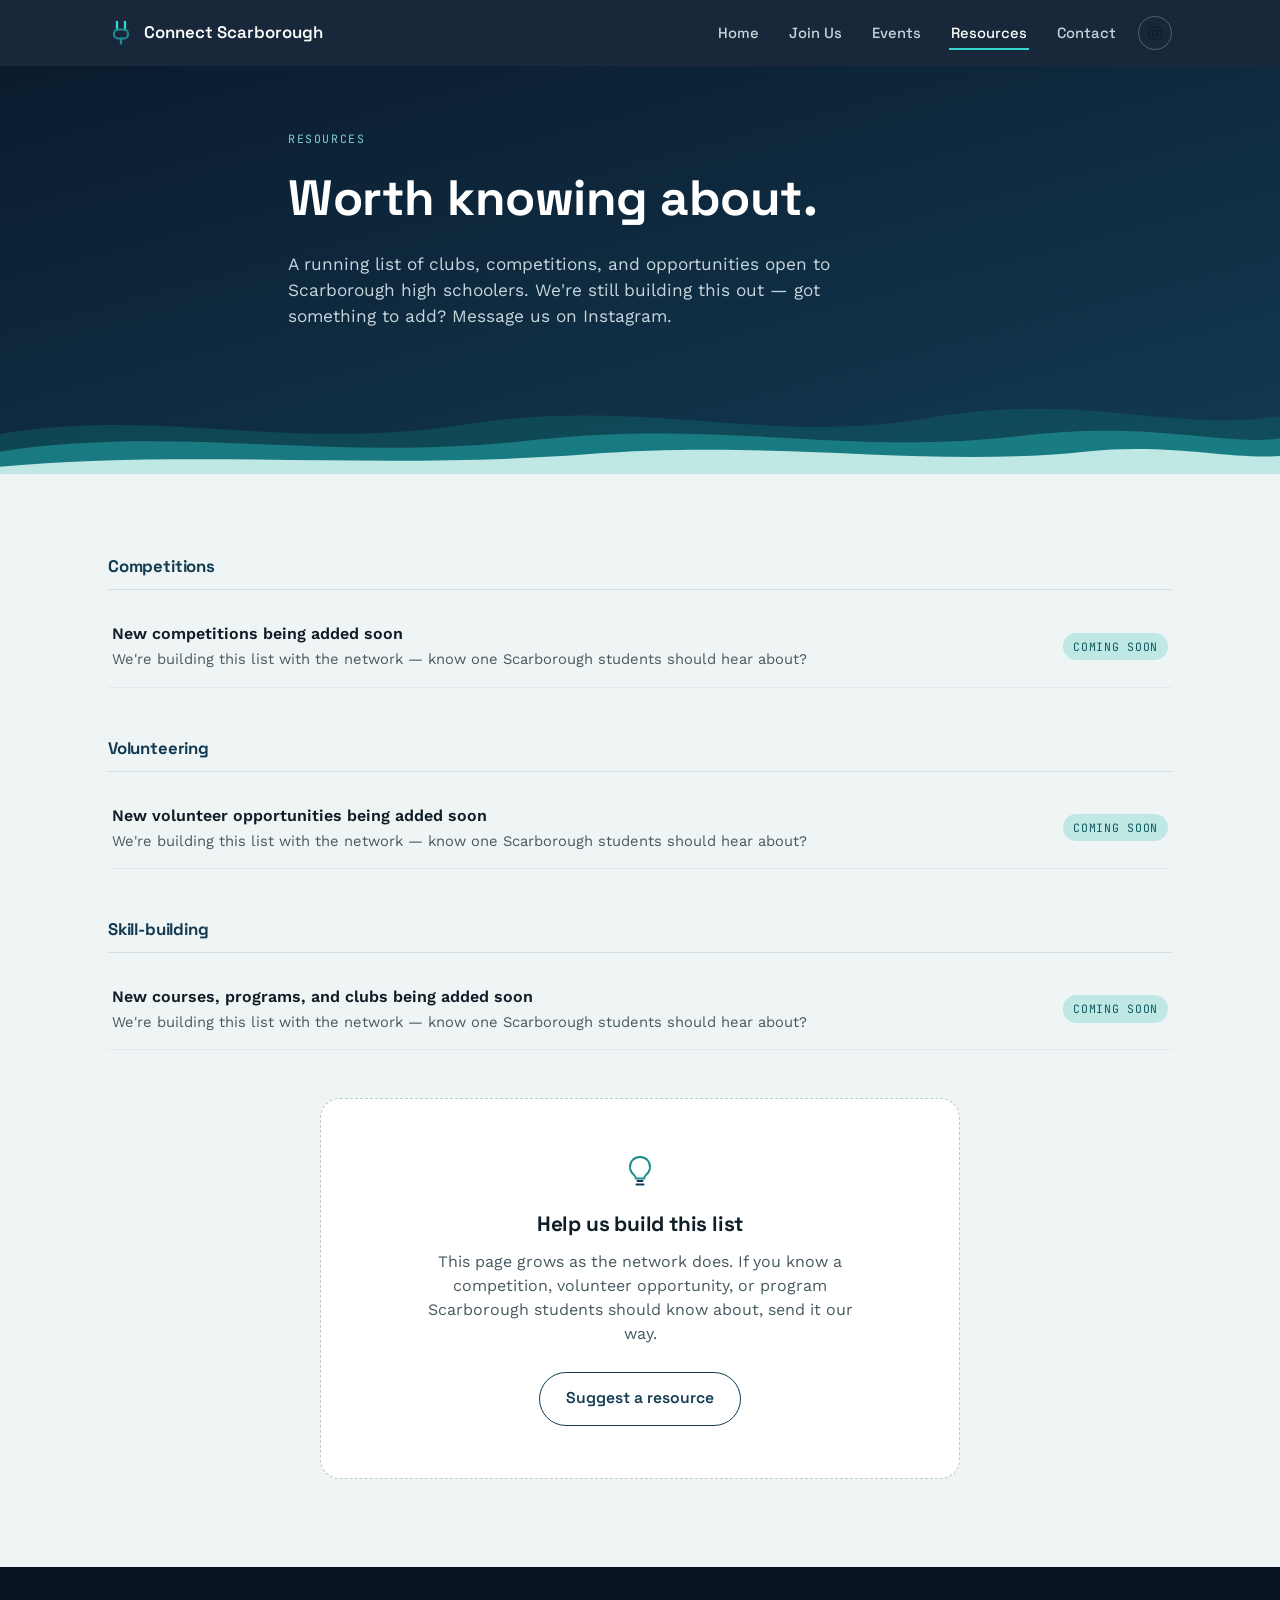
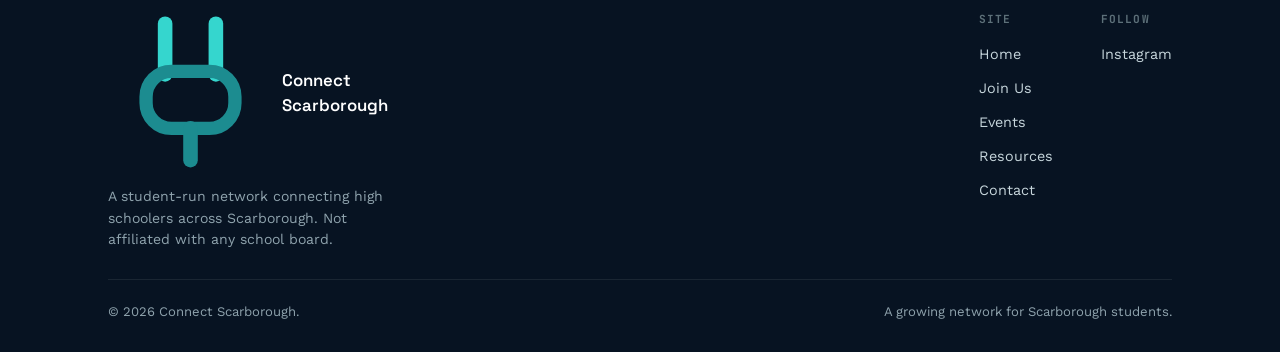
<file: resources.html>
<!DOCTYPE html>
<html lang="en">
<head>
<meta charset="UTF-8">
<meta name="viewport" content="width=device-width, initial-scale=1.0">
<title>Resources | Connect Scarborough</title>
<meta name="description" content="Clubs, competitions, and opportunities for Scarborough high schoolers, curated by Connect Scarborough.">
<link rel="preconnect" href="https://fonts.googleapis.com">
<link rel="preconnect" href="https://fonts.gstatic.com" crossorigin>
<link href="https://fonts.googleapis.com/css2?family=Space+Grotesk:wght@400;500;600;700&family=Work+Sans:wght@400;500;600&family=JetBrains+Mono:wght@400;500&display=swap" rel="stylesheet">
<link rel="stylesheet" href="styles.css">
</head>
<body>

<header>
  <nav class="wrap">
    <a class="logo" href="index.html">
      <svg viewBox="0 0 26 26" fill="none" xmlns="http://www.w3.org/2000/svg">
        <path d="M9 2v8" stroke="#35D6CE" stroke-width="2.3" stroke-linecap="round"/>
        <path d="M17 2v8" stroke="#35D6CE" stroke-width="2.3" stroke-linecap="round"/>
        <rect x="6" y="9.5" width="14" height="9" rx="4" stroke="#1C8C90" stroke-width="2.1"/>
        <path d="M13 18.5v5" stroke="#1C8C90" stroke-width="2.3" stroke-linecap="round"/>
      </svg>
      Connect Scarborough
    </a>
    <button class="nav-toggle" aria-label="Toggle menu" aria-expanded="false">
      <svg viewBox="0 0 24 24" fill="none" xmlns="http://www.w3.org/2000/svg"><path d="M3 6h18M3 12h18M3 18h18" stroke="currentColor" stroke-width="2" stroke-linecap="round"/></svg>
    </button>
    <ul class="nav-links">
      <li><a href="index.html">Home</a></li>
      <li><a href="join.html">Join Us</a></li>
      <li><a href="events.html">Events</a></li>
      <li><a href="resources.html" class="active">Resources</a></li>
      <li><a href="contact.html">Contact</a></li>
    </ul>
    <div class="nav-social">
      <a href="https://www.instagram.com/connectscarborough/" target="_blank" rel="noopener" aria-label="Connect Scarborough on Instagram">
        <svg viewBox="0 0 24 24" fill="none" xmlns="http://www.w3.org/2000/svg"><rect x="3" y="3" width="18" height="18" rx="5" stroke="currentColor" stroke-width="1.8"/><circle cx="12" cy="12" r="4" stroke="currentColor" stroke-width="1.8"/><circle cx="17.2" cy="6.8" r="1.1" fill="currentColor"/></svg>
      </a>
    </div>
  </nav>
</header>

<section class="page-header">
  <div class="wrap">
    <p class="eyebrow" style="color:#7FCFCB;">Resources</p>
    <h1>Worth knowing about.</h1>
    <p class="lede">A running list of clubs, competitions, and opportunities open to Scarborough high schoolers. We're still building this out — got something to add? Message us on Instagram.</p>
  </div>
  <svg class="shoreline" viewBox="0 0 1440 100" preserveAspectRatio="none" xmlns="http://www.w3.org/2000/svg" role="presentation" aria-hidden="true">
    <path d="M0,55 C180,25 320,75 520,45 C720,12 860,68 1040,38 C1220,6 1320,55 1440,35 L1440,100 L0,100 Z" fill="#0F5C63" opacity="0.55"/>
    <path d="M0,75 C200,44 380,88 600,62 C820,38 960,82 1160,56 C1300,41 1380,69 1440,60 L1440,100 L0,100 Z" fill="#1C8C90" opacity="0.75"/>
    <path d="M0,92 C220,72 420,96 660,78 C880,61 1040,94 1220,75 C1320,65 1380,84 1440,80 L1440,100 L0,100 Z" fill="#BFE8E4"/>
  </svg>
</section>

<section class="section-block">
  <div class="wrap">

    <!-- Edit the items below: change rname, rdesc, rtag, and the href on each <a>. -->

    <div class="resource-group">
      <h3>Competitions</h3>
      <ul class="resource-list">
        <li class="resource-item">
          <a href="contact.html">
            <div class="rname">New competitions being added soon</div>
            <div class="rdesc">We're building this list with the network — know one Scarborough students should hear about?</div>
          </a>
          <span class="rtag">Coming soon</span>
        </li>
      </ul>
    </div>

    <div class="resource-group">
      <h3>Volunteering</h3>
      <ul class="resource-list">
        <li class="resource-item">
          <a href="contact.html">
            <div class="rname">New volunteer opportunities being added soon</div>
            <div class="rdesc">We're building this list with the network — know one Scarborough students should hear about?</div>
          </a>
          <span class="rtag">Coming soon</span>
        </li>
      </ul>
    </div>

    <div class="resource-group">
      <h3>Skill-building</h3>
      <ul class="resource-list">
        <li class="resource-item">
          <a href="contact.html">
            <div class="rname">New courses, programs, and clubs being added soon</div>
            <div class="rdesc">We're building this list with the network — know one Scarborough students should hear about?</div>
          </a>
          <span class="rtag">Coming soon</span>
        </li>
      </ul>
    </div>

    <div class="empty-state" style="margin-top:12px;">
      <svg viewBox="0 0 40 40" fill="none" xmlns="http://www.w3.org/2000/svg"><path d="M20 6c-6 0-10 4.4-10 10 0 4 2.2 6.4 4 8 1.2 1 1.8 2 1.8 3.4h8.4c0-1.4.6-2.4 1.8-3.4 1.8-1.6 4-4 4-8 0-5.6-4-10-10-10Z" stroke="#1C8C90" stroke-width="2" stroke-linejoin="round"/><path d="M16.5 33.5h7M17.5 30h5" stroke="#123B52" stroke-width="2" stroke-linecap="round"/></svg>
      <h3>Help us build this list</h3>
      <p>This page grows as the network does. If you know a competition, volunteer opportunity, or program Scarborough students should know about, send it our way.</p>
      <a class="btn btn-outline-dark" href="contact.html">Suggest a resource</a>
    </div>

  </div>
</section>

<footer>
  <div class="wrap">
    <div class="footer-top">
      <div class="footer-brand">
        <div class="fname">
          <svg viewBox="0 0 26 26" fill="none" xmlns="http://www.w3.org/2000/svg">
        <path d="M9 2v8" stroke="#35D6CE" stroke-width="2.3" stroke-linecap="round"/>
        <path d="M17 2v8" stroke="#35D6CE" stroke-width="2.3" stroke-linecap="round"/>
        <rect x="6" y="9.5" width="14" height="9" rx="4" stroke="#1C8C90" stroke-width="2.1"/>
        <path d="M13 18.5v5" stroke="#1C8C90" stroke-width="2.3" stroke-linecap="round"/>
      </svg>
          Connect Scarborough
        </div>
        <p>A student-run network connecting high schoolers across Scarborough. Not affiliated with any school board.</p>
      </div>
      <div class="footer-links">
        <div>
          <h4>Site</h4>
          <ul>
            <li><a href="index.html">Home</a></li>
            <li><a href="join.html">Join Us</a></li>
            <li><a href="events.html">Events</a></li>
            <li><a href="resources.html">Resources</a></li>
            <li><a href="contact.html">Contact</a></li>
          </ul>
        </div>
        <div>
          <h4>Follow</h4>
          <ul>
            <li><a href="https://www.instagram.com/connectscarborough/" target="_blank" rel="noopener">Instagram</a></li>
          </ul>
        </div>
      </div>
    </div>
    <div class="footer-bottom">
      <span>© 2026 Connect Scarborough.</span>
      <span>A growing network for Scarborough students.</span>
    </div>
  </div>
</footer>

<script src="script.js"></script>
</body>
</html>
</file>
<file: styles.css>
:root{
  --navy:#0B1B2E;
  --navy-deep:#071322;
  --harbor:#123B52;
  --teal-deep:#0F5C63;
  --teal:#1C8C90;
  --teal-bright:#35D6CE;
  --ice:#BFE8E4;
  --paper:#EFF4F5;
  --paper-alt:#E1EBEC;
  --ink:#0F1D26;
  --ink-soft:#465960;
  --white:#FFFFFF;
}

*{box-sizing:border-box;margin:0;padding:0;}

html{scroll-behavior:smooth;}

body{
  font-family:'Work Sans', sans-serif;
  color:var(--ink);
  background:var(--paper);
  line-height:1.5;
  -webkit-font-smoothing:antialiased;
}

h1,h2,h3,.display{
  font-family:'Space Grotesk', sans-serif;
  letter-spacing:-0.01em;
}

a{color:inherit;text-decoration:none;}
img,svg{display:block;max-width:100%;}

.wrap{
  max-width:1120px;
  margin:0 auto;
  padding:0 28px;
}

.eyebrow{
  font-family:'JetBrains Mono', monospace;
  font-size:0.72rem;
  letter-spacing:0.14em;
  text-transform:uppercase;
  color:var(--teal-deep);
}

:focus-visible{
  outline:3px solid var(--teal-bright);
  outline-offset:3px;
}

/* ---------- NAV ---------- */
header{
  position:sticky;
  top:0;
  z-index:50;
  background:rgba(11,27,46,0.94);
  backdrop-filter:blur(6px);
}
nav.wrap{
  display:flex;
  align-items:center;
  justify-content:space-between;
  padding-top:16px;
  padding-bottom:16px;
  gap:20px;
}
.logo{
  display:flex;
  align-items:center;
  gap:10px;
  font-family:'Space Grotesk', sans-serif;
  font-weight:600;
  font-size:1.05rem;
  color:var(--white);
  flex-shrink:0;
}
.logo svg{width:26px;height:26px;}

.nav-links{
  display:flex;
  align-items:center;
  gap:26px;
  list-style:none;
  margin-left:auto;
}
.nav-links a{
  font-family:'Space Grotesk', sans-serif;
  font-size:0.92rem;
  font-weight:500;
  color:#C7D6DC;
  padding:6px 2px;
  border-bottom:2px solid transparent;
  transition:color .15s ease, border-color .15s ease;
}
.nav-links a:hover{color:var(--white);}
.nav-links a.active{color:var(--white); border-color:var(--teal-bright);}

.nav-social{
  flex-shrink:0;
  display:flex;
  align-items:center;
}
.nav-social a{
  display:flex;
  align-items:center;
  justify-content:center;
  width:34px;
  height:34px;
  border-radius:100px;
  border:1.5px solid rgba(255,255,255,0.25);
  transition:border-color .15s ease, background .15s ease;
}
.nav-social a:hover{border-color:var(--teal-bright); background:rgba(53,214,206,0.12);}
.nav-social svg{width:16px;height:16px;}

.nav-toggle{
  display:none;
  background:none;
  border:none;
  cursor:pointer;
  padding:6px;
  color:var(--white);
}
.nav-toggle svg{width:24px;height:24px;}

/* ---------- BUTTONS ---------- */
.btn{
  font-family:'Space Grotesk', sans-serif;
  font-weight:600;
  font-size:0.98rem;
  padding:14px 26px;
  border-radius:100px;
  display:inline-flex;
  align-items:center;
  gap:9px;
  transition:transform .15s ease, box-shadow .15s ease, background .15s ease;
}
.btn-primary{
  background:var(--teal-bright);
  color:var(--navy-deep);
}
.btn-primary:hover{background:var(--ice); transform:translateY(-2px);}
.btn-ghost{
  background:transparent;
  color:var(--white);
  border:1.5px solid rgba(255,255,255,0.35);
}
.btn-ghost:hover{border-color:var(--white); transform:translateY(-2px);}
.btn-outline-dark{
  background:transparent;
  color:var(--harbor);
  border:1.5px solid var(--harbor);
}
.btn-outline-dark:hover{background:var(--harbor); color:var(--white); transform:translateY(-2px);}

/* Shoreline divider — the signature element, reused across every page header */
.shoreline{
  display:block;
  width:100%;
  height:auto;
}

/* ---------- HERO (home) ---------- */
.hero{
  background:linear-gradient(165deg, var(--navy) 0%, var(--harbor) 100%);
  color:var(--white);
  padding:88px 0 0;
  overflow:hidden;
}
.hero-inner{max-width:720px;}
.hero h1{
  font-size:clamp(2.4rem, 5.4vw, 4.1rem);
  font-weight:700;
  line-height:1.05;
  margin-top:18px;
}
.hero h1 .accent{color:var(--teal-bright);}
.hero p.lede{
  margin-top:22px;
  font-size:1.15rem;
  color:#C7D6DC;
  max-width:560px;
}
.hero-ctas{
  display:flex;
  flex-wrap:wrap;
  gap:14px;
  margin-top:34px;
  padding-bottom:64px;
}

/* ---------- PAGE HEADER (inner pages) ---------- */
.page-header{
  background:linear-gradient(165deg, var(--navy) 0%, var(--harbor) 100%);
  color:var(--white);
  padding:64px 0 0;
  overflow:hidden;
}
.page-header .wrap{max-width:760px;}
.page-header h1{
  font-size:clamp(2rem, 4.4vw, 3.1rem);
  font-weight:700;
  margin-top:14px;
}
.page-header p.lede{
  margin-top:16px;
  font-size:1.08rem;
  color:#C7D6DC;
  max-width:560px;
  padding-bottom:56px;
}

/* ---------- ABOUT (home) ---------- */
.about{background:var(--paper); padding:74px 0 84px;}
.about .wrap{
  display:grid;
  grid-template-columns:1fr 1.3fr;
  gap:56px;
  align-items:start;
}
.about h2{font-size:clamp(1.7rem, 3vw, 2.3rem); line-height:1.12;}
.about-copy p{font-size:1.05rem; color:var(--ink-soft); max-width:520px;}
.about-copy p + p{margin-top:16px;}
.about-copy strong{color:var(--ink);}

/* ---------- CARDS (what we do / events / resources) ---------- */
.section-block{padding:80px 0 88px;}
.section-block.alt{background:var(--paper-alt);}
.section-head{max-width:600px; margin-bottom:44px;}
.section-head h2{font-size:clamp(1.7rem, 3vw, 2.3rem); margin-top:14px;}

.cards{
  display:grid;
  grid-template-columns:repeat(3, 1fr);
  gap:22px;
}
.card{
  background:var(--white);
  border-radius:18px;
  padding:30px 26px 32px;
  border:1px solid #D3DFE1;
  transition:transform .18s ease, box-shadow .18s ease;
}
.card:hover{transform:translateY(-4px); box-shadow:0 14px 30px -18px rgba(11,27,46,0.35);}
.card svg{width:34px; height:34px; margin-bottom:18px;}
.card h3{font-size:1.18rem; margin-bottom:10px;}
.card p{color:var(--ink-soft); font-size:0.98rem;}

/* ---------- EMPTY STATE (events page) ---------- */
.empty-state{
  background:var(--white);
  border:1.5px dashed #B9C9CC;
  border-radius:20px;
  padding:52px 36px;
  text-align:center;
  max-width:640px;
  margin:0 auto;
}
.empty-state svg{width:40px; height:40px; margin:0 auto 18px;}
.empty-state h3{font-size:1.3rem; margin-bottom:10px;}
.empty-state p{color:var(--ink-soft); max-width:440px; margin:0 auto 26px;}

/* ---------- RESOURCE LIST ---------- */
.resource-group{margin-bottom:48px;}
.resource-group h3{
  font-size:1.05rem;
  color:var(--harbor);
  margin-bottom:16px;
  padding-bottom:10px;
  border-bottom:1.5px solid #D3DFE1;
}
.resource-list{list-style:none; display:flex; flex-direction:column; gap:2px;}
.resource-item{
  display:flex;
  align-items:center;
  justify-content:space-between;
  gap:16px;
  padding:16px 4px;
  border-bottom:1px solid #E1EBEC;
}
.resource-item a{flex:1; display:block; transition:color .15s ease;}
.resource-item a:hover .rname{color:var(--teal-deep);}
.resource-item .rname{font-weight:600; font-size:1rem;}
.resource-item .rdesc{color:var(--ink-soft); font-size:0.92rem; margin-top:2px;}
.resource-item .rtag{
  flex-shrink:0;
  font-family:'JetBrains Mono', monospace;
  font-size:0.72rem;
  letter-spacing:0.06em;
  text-transform:uppercase;
  color:var(--teal-deep);
  background:var(--ice);
  padding:5px 10px;
  border-radius:100px;
}

/* ---------- FORM EMBED (join page) ---------- */
.form-card{
  background:var(--white);
  border-radius:20px;
  padding:8px;
  border:1px solid #D3DFE1;
  max-width:720px;
}
.form-placeholder{
  border:1.5px dashed #B9C9CC;
  border-radius:14px;
  padding:56px 30px;
  text-align:center;
  color:var(--ink-soft);
}
.form-placeholder p{max-width:420px; margin:8px auto 0;}
.form-placeholder .eyebrow{display:block; margin-bottom:10px;}
.form-embed iframe{
  width:100%;
  min-height:900px;
  border:none;
  border-radius:14px;
  display:block;
}
.form-alt{
  margin-top:22px;
  color:var(--ink-soft);
  font-size:0.95rem;
}
.form-alt a{color:var(--teal-deep); font-weight:600; border-bottom:1.5px solid var(--teal-bright);}

/* ---------- CONTACT ---------- */
.contact-grid{
  display:grid;
  grid-template-columns:1fr 1fr;
  gap:20px;
  max-width:760px;
}
.contact-card{
  background:var(--white);
  border-radius:18px;
  padding:28px 26px;
  border:1px solid #D3DFE1;
}
.contact-card .eyebrow{margin-bottom:10px;}
.contact-card h3{font-size:1.15rem; margin-bottom:8px;}
.contact-card p{color:var(--ink-soft); font-size:0.95rem; margin-bottom:18px;}

/* ---------- JOIN CTA BAND (home) ---------- */
.join-band{
  background:linear-gradient(160deg, var(--harbor) 0%, var(--navy-deep) 100%);
  color:var(--white);
  padding:80px 0;
  text-align:center;
}
.join-band h2{font-size:clamp(1.9rem, 4vw, 2.7rem); max-width:640px; margin:16px auto 0;}
.join-band p.lede{color:#C7D6DC; max-width:480px; margin:18px auto 0; font-size:1.05rem;}
.join-band-btns{
  margin-top:34px;
  display:flex;
  justify-content:center;
  flex-wrap:wrap;
  gap:14px;
}
.handle{margin-top:18px; font-family:'JetBrains Mono', monospace; color:var(--ice); font-size:0.95rem;}

/* ---------- FOOTER ---------- */
footer{background:var(--navy-deep); color:#8FA3AD; padding:44px 0 30px;}
.footer-top{
  display:flex;
  flex-wrap:wrap;
  justify-content:space-between;
  gap:28px;
  padding-bottom:28px;
  margin-bottom:22px;
  border-bottom:1px solid rgba(255,255,255,0.08);
}
.footer-brand{max-width:280px;}
.footer-brand .fname{
  font-family:'Space Grotesk', sans-serif;
  color:var(--white);
  font-weight:600;
  font-size:1.05rem;
  display:flex;
  align-items:center;
  gap:9px;
}
.footer-brand p{margin-top:10px; font-size:0.88rem; line-height:1.55;}
.footer-links{display:flex; gap:48px; flex-wrap:wrap;}
.footer-links h4{
  font-family:'JetBrains Mono', monospace;
  font-size:0.7rem;
  letter-spacing:0.1em;
  text-transform:uppercase;
  color:#5D7079;
  margin-bottom:14px;
}
.footer-links ul{list-style:none;}
.footer-links li + li{margin-top:10px;}
.footer-links a{font-size:0.9rem; color:#C7D6DC; transition:color .15s ease;}
.footer-links a:hover{color:var(--white);}
.footer-bottom{
  display:flex;
  flex-wrap:wrap;
  justify-content:space-between;
  gap:10px;
  font-size:0.82rem;
}

@media (max-width: 860px){
  .nav-links{
    position:fixed;
    top:64px;
    left:0;
    right:0;
    flex-direction:column;
    align-items:flex-start;
    background:var(--navy-deep);
    padding:18px 28px 24px;
    gap:4px;
    display:none;
    border-bottom:1px solid rgba(255,255,255,0.08);
  }
  .nav-links.open{display:flex;}
  .nav-links a{width:100%; padding:12px 0;}
  .nav-toggle{display:block;}
  .about .wrap{grid-template-columns:1fr; gap:28px;}
  .cards{grid-template-columns:1fr;}
  .contact-grid{grid-template-columns:1fr;}
  .hero{padding-top:64px;}
  .hero-ctas{padding-bottom:44px;}
}

@media (prefers-reduced-motion: reduce){
  *{transition:none !important; scroll-behavior:auto !important;}
}
</file>
